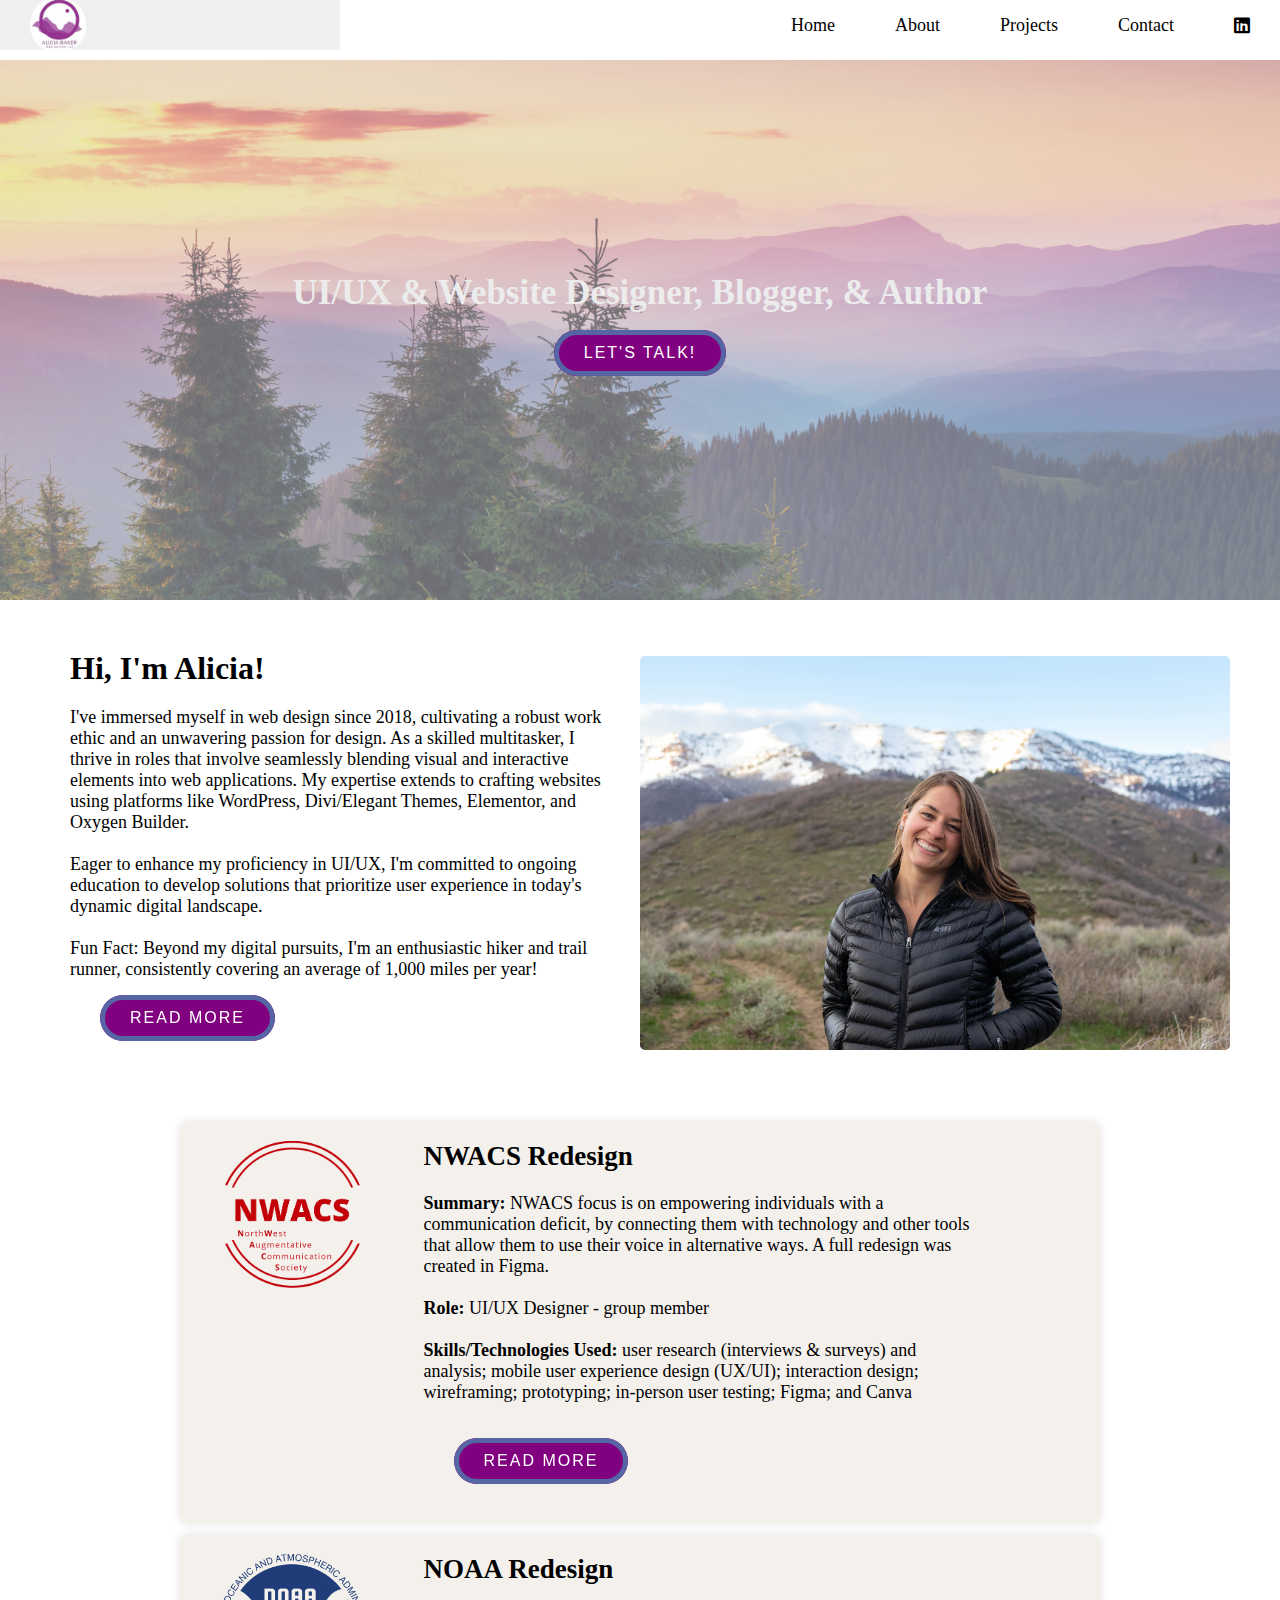
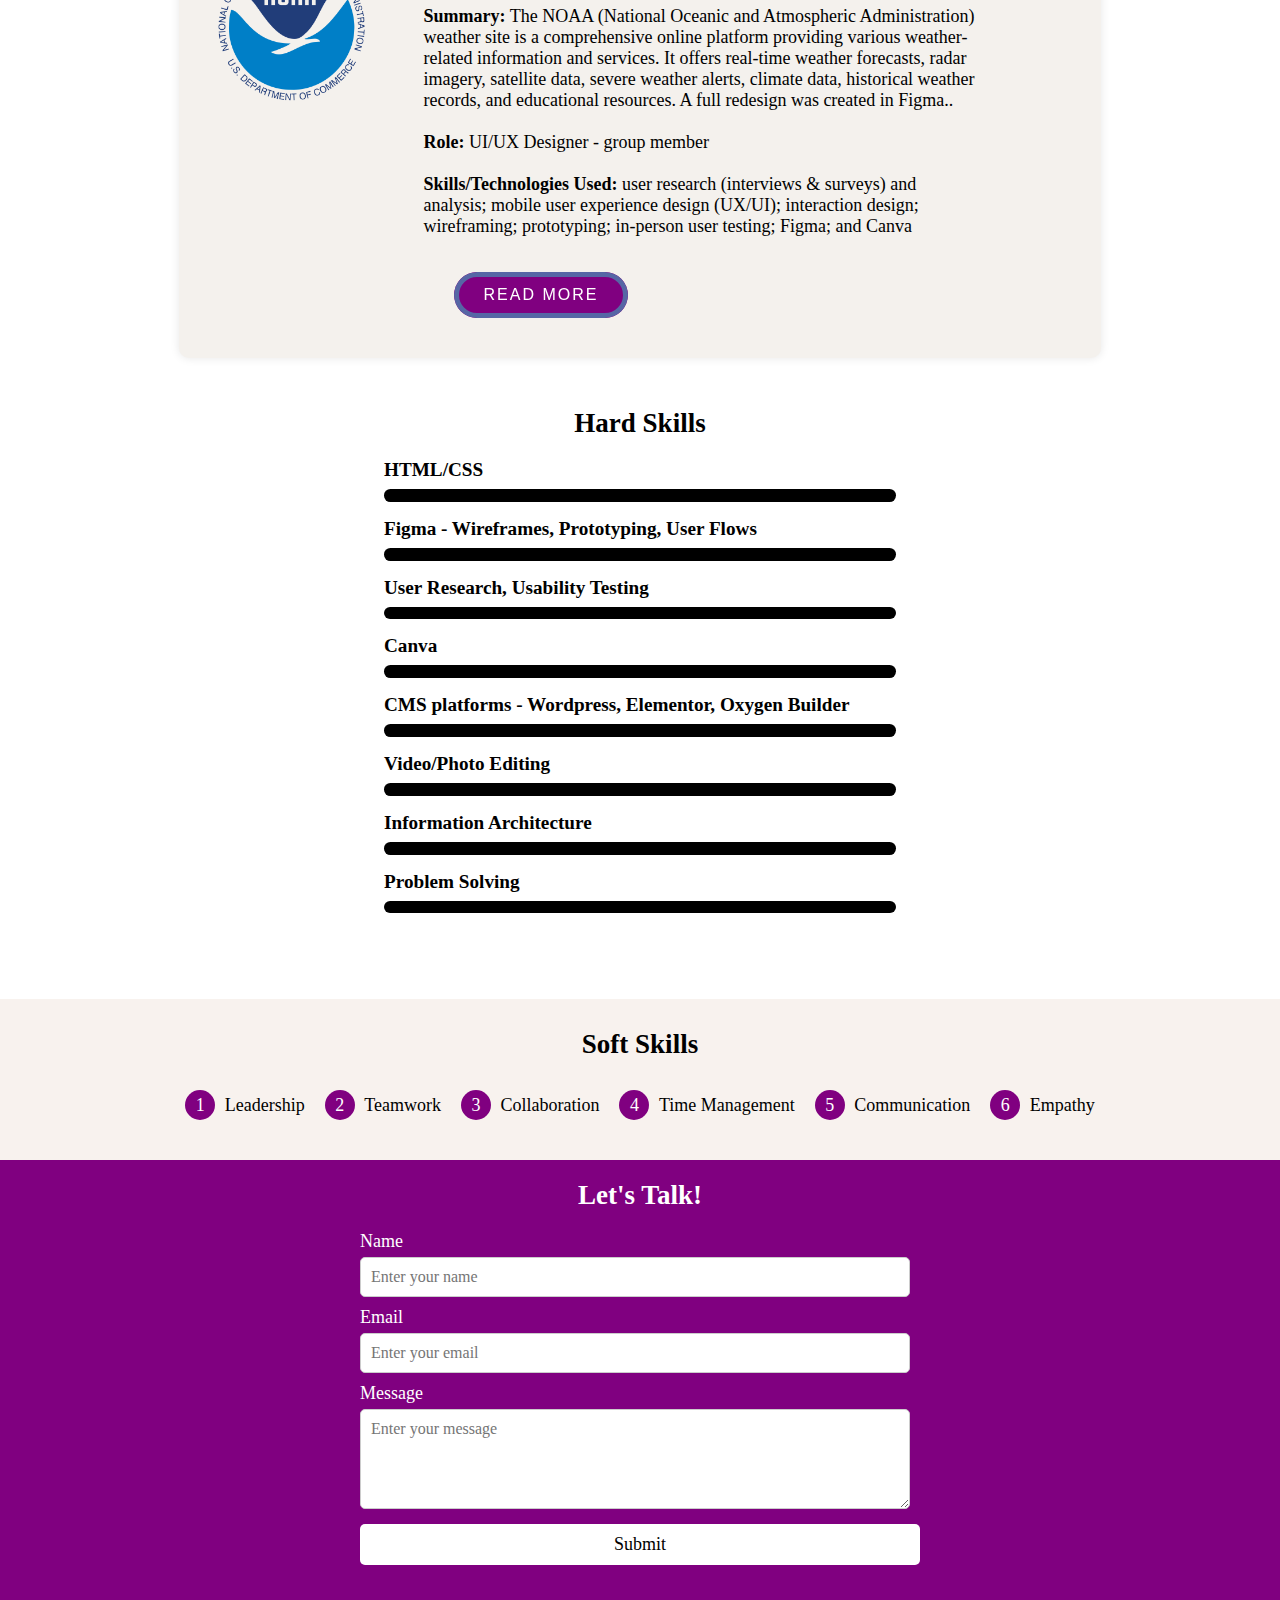
<file: index.html>
<!DOCTYPE html>
<html>
<head>
  <meta name="viewport" content="width=device-width, initial-scale=1.0">
  <link href="css/style.css" type="text/css" rel="stylesheet"> 
  <link href="css/index.css" type="text/css" rel="stylesheet">
  <link rel="stylesheet" href="https://cdnjs.cloudflare.com/ajax/libs/font-awesome/6.0.0-beta3/css/all.min.css">

</head>
<body>
<!-- NAV/HERO SECTION--> 
  <header class="header-main">
    
    <!-- MOBILE MENU -->
    <nav>
      <ul class="sidebar">
        <li onclick=hideSidebar()><a href="#"><svg xmlns="http://www.w3.org/2000/svg" height="26" viewBox="0 96 960 960" width="26"><path d="m249 849-42-42 231-231-231-231 42-42 231 231 231-231 42 42-231 231 231 231-42 42-231-231-231 231Z"/></svg></a></li>
        <li><a href="#">Home</a></li>
        <li><a href="#">About</a></li>
        <li><a href="https://akb286.github.io/UX_UI_HW_20/">Projects</a></li>
        <li><a href="#">Contact</a></li>
        <li><a href="https://www.linkedin.com/in/alicia-baker/" class="social-icon"><i class="fab fa-linkedin"></i></a></li>

      </ul>
      <!-- REG MENU -->
      <ul>
        <li><a href="#"><img src="images/ab-logo-circle.png" alt="Logo" width="20%"></a></li>
        <li class="hideOnMobile"><a href="#">Home</a></li>
        <li class="hideOnMobile"><a href="#">About</a></li>
        <li class="hideOnMobile"><a href="https://akb286.github.io/UX_UI_HW_20/">Projects</a></li>
        <li class="hideOnMobile"><a href="#">Contact</a></li>
        <li><a href="https://www.linkedin.com/in/alicia-baker/" class="social-icon"><i class="fab fa-linkedin"></i></a></li>

        <li class="menu-button" onclick=showSidebar()><a href="#"><svg xmlns="http://www.w3.org/2000/svg" height="26" viewBox="0 96 960 960" width="26"><path d="M120 816v-60h720v60H120Zm0-210v-60h720v60H120Zm0-210v-60h720v60H120Z"/></svg></a></li>
      </ul>
    </nav>
  
      <!-- HERO IMAGE -->
      <main>
        <div class="main-intro">
          <div class="overlay"></div>
          <h1>UI/UX & Website Designer, Blogger, & Author</h1>
          <!-- <a href="#" class="btn-5">Let's Talk</a> -->
          <button class="cta-button hover">Let's Talk!</button>

        </div>
      </header>
<!-- ABOUT SECTION--> 
<div class="home-page"></div>
        <div class="container-about">
          <section class="text-and-image">
            <div class="text">
              <h2>Hi, I'm Alicia!</h2>
              <p>I've immersed myself in web design since 2018, cultivating a robust work ethic and an unwavering passion for design. As a skilled multitasker, I thrive in roles that involve seamlessly blending visual and interactive elements into web applications. My expertise extends to crafting websites using platforms like WordPress, Divi/Elegant Themes, Elementor, and Oxygen Builder.<br>

                <br>Eager to enhance my proficiency in UI/UX, I'm committed to ongoing education to develop solutions that prioritize user experience in today's dynamic digital landscape.<br>
                
                <br>Fun Fact: Beyond my digital pursuits, I'm an enthusiastic hiker and trail runner, consistently covering an average of 1,000 miles per year!<br></p>
                <a href="about.html" class="learn-button">Read More</a>
              </div>
          
            <div class="image">
              <img src="images/alicia.jpg" alt="Alicia"> 
            </div>
          </section>
        </div>


<!-- CASE STUDIES SECTION--> 
      <div class="container-cs">
        <div class="card">
          <div class="card-image"><img src="images/nwacs.png" alt="NWACS"></div> 
          <div class="content">
            <h2>NWACS Redesign</h2>
            <p><br><b>Summary:</b> NWACS focus is on empowering individuals with a communication deficit, by connecting them with technology and other tools that allow them to use their voice in alternative ways. A full redesign was created in Figma.</b><br>
    <br><b>Role:</b> UI/UX Designer - group member<br>
    <br><b>Skills/Technologies Used:</b> user research (interviews & surveys) and analysis; mobile user experience design (UX/UI); interaction design; wireframing; prototyping; in-person user testing; Figma; and Canva<br></p>
            <a href="https://akb286.github.io/UX_UI_HW_20/" class="purple-button">Read More</a>
          </div>
        </div>
      </div>


      <div class="container-cs">
        <div class="card">
          <div class="card-image"><img src="images/noaa.png" alt="NOAA"></div>
          <div class="content">
            <h2>NOAA Redesign</h2>
            <p><br><b>Summary:</b> The NOAA (National Oceanic and Atmospheric Administration) weather site is a comprehensive online platform providing various weather-related information and services. It offers real-time weather forecasts, radar imagery, satellite data, severe weather alerts, climate data, historical weather records, and educational resources. A full redesign was created in Figma..</b><br>
    <br><b>Role:</b> UI/UX Designer - group member<br>
    <br><b>Skills/Technologies Used:</b> user research (interviews & surveys) and analysis; mobile user experience design (UX/UI); interaction design; wireframing; prototyping; in-person user testing; Figma; and Canva<br></p>
            <a href="case-study-2.html" class="purple-button">Read More</a>
          </div>
        </div>
      </div>
  
</div>

<!-- HARD SKILLS SECTION--> 
<div class="container-bars">
<h2 class="skills-title">Hard Skills</h2>
<div class="container-skills">

  <div class="container">
    <div class="progress-columns">
      <div class="progress-column">
        <div class="progress-wrapper">
          <h2 class="progress-title">HTML/CSS</h2>
          <div class="progress-container">
            <div class="progress"></div>
          </div>
        </div>
        <div class="progress-wrapper">
          <h2 class="progress-title">Figma - Wireframes, Prototyping, User Flows</h2>
          <div class="progress-container">
            <div class="progress"></div>
          </div>
        </div>
        <div class="progress-wrapper">
          <h2 class="progress-title">User Research, Usability Testing</h2>
          <div class="progress-container">
            <div class="progress"></div>
          </div>
        </div>
        <div class="progress-wrapper">
          <h2 class="progress-title">Canva</h2>
          <div class="progress-container">
            <div class="progress"></div>
          </div>
        </div>
      </div>
      <div class="progress-column">
        <div class="progress-wrapper">
          <h2 class="progress-title">CMS platforms - Wordpress, Elementor, Oxygen Builder</h2>
          <div class="progress-container">
            <div class="progress"></div>
          </div>
        </div>
        <div class="progress-wrapper">
          <h2 class="progress-title">Video/Photo Editing</h2>
          <div class="progress-container">
            <div class="progress"></div>
          </div>
        </div>
        <div class="progress-wrapper">
          <h2 class="progress-title">Information Architecture</h2>
          <div class="progress-container">
            <div class="progress"></div>
          </div>
        </div>
        <div class="progress-wrapper">
          <h2 class="progress-title">Problem Solving</h2>
          <div class="progress-container">
            <div class="progress"></div>
          </div>
        </div>
      </div>
    </div>
  </div>
  
    </div>
  </div>
</div>

<!-- SOFT SKILLS SECTION--> 

<section class="skills-section">
  <h2>Soft Skills</h2>
  <div class="skills-container">
      <div class="skill">
          <span class="skill-number">1</span>
          <span class="skill-name">Leadership</span>
      </div>
      <div class="skill">
          <span class="skill-number">2</span>
          <span class="skill-name">Teamwork</span>
      </div>
      <div class="skill">
          <span class="skill-number">3</span>
          <span class="skill-name">Collaboration</span>
      </div>
      <div class="skill">
          <span class="skill-number">4</span>
          <span class="skill-name">Time Management</span>
      </div>
      <div class="skill">
          <span class="skill-number">5</span>
          <span class="skill-name">Communication</span>
      </div>
      <div class="skill">
          <span class="skill-number">6</span>
          <span class="skill-name">Empathy</span>
      </div>
  </div>
</section>
</main>

<!-- FORM SECTION--> 
<div class="form-container">
  <h2 class="form-title">Let's Talk!</h2>
  <form class="full-width-form">
    <label for="name">Name</label>
    <input type="text" id="name" name="name" placeholder="Enter your name">

    <label for="email">Email</label>
    <input type="email" id="email" name="email" placeholder="Enter your email">

    <label for="message">Message</label>
    <textarea id="message" name="message" placeholder="Enter your message"></textarea>

    <button type="submit">Submit</button>
  </form>
</div>
</div>

<script src="https://ajax.googleapis.com/ajax/libs/jquery/3.7.1/jquery.min.js"></script>
<script src="index.js"></script>
</body>
</html>
</file>
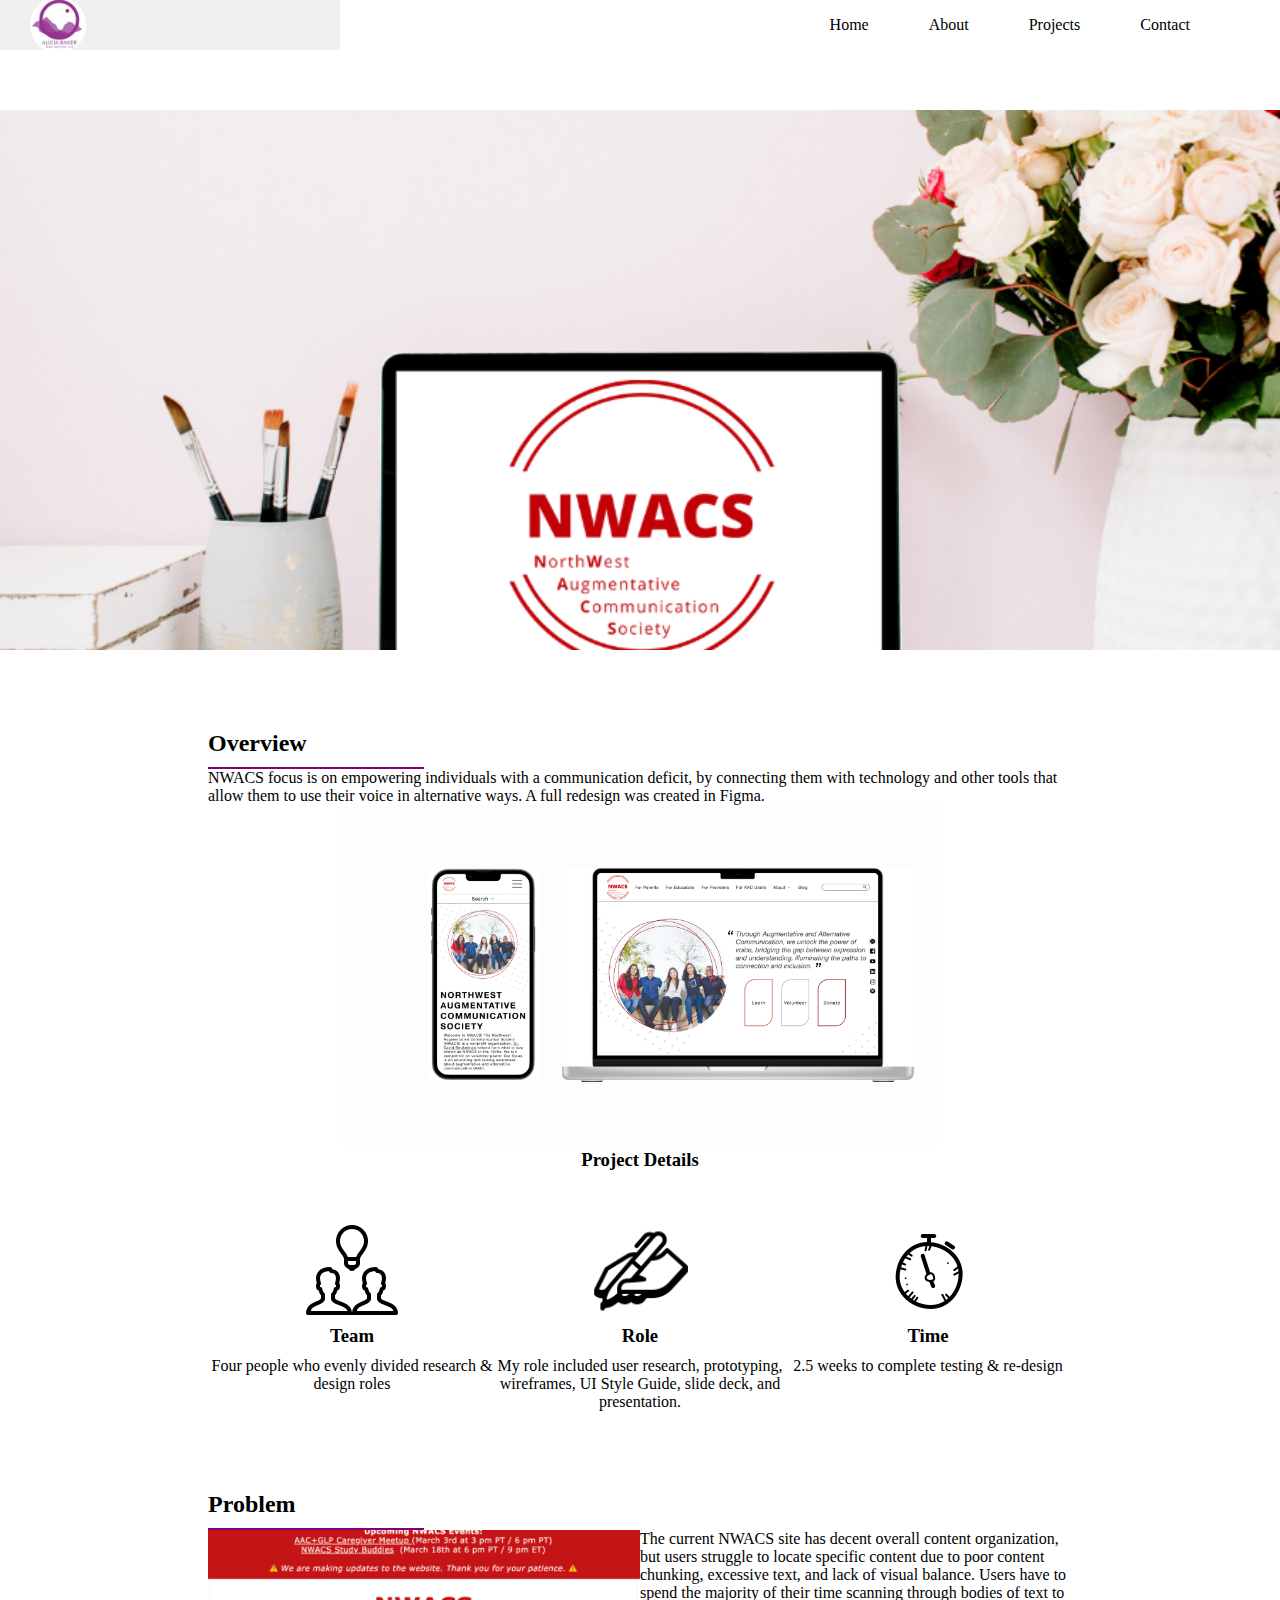
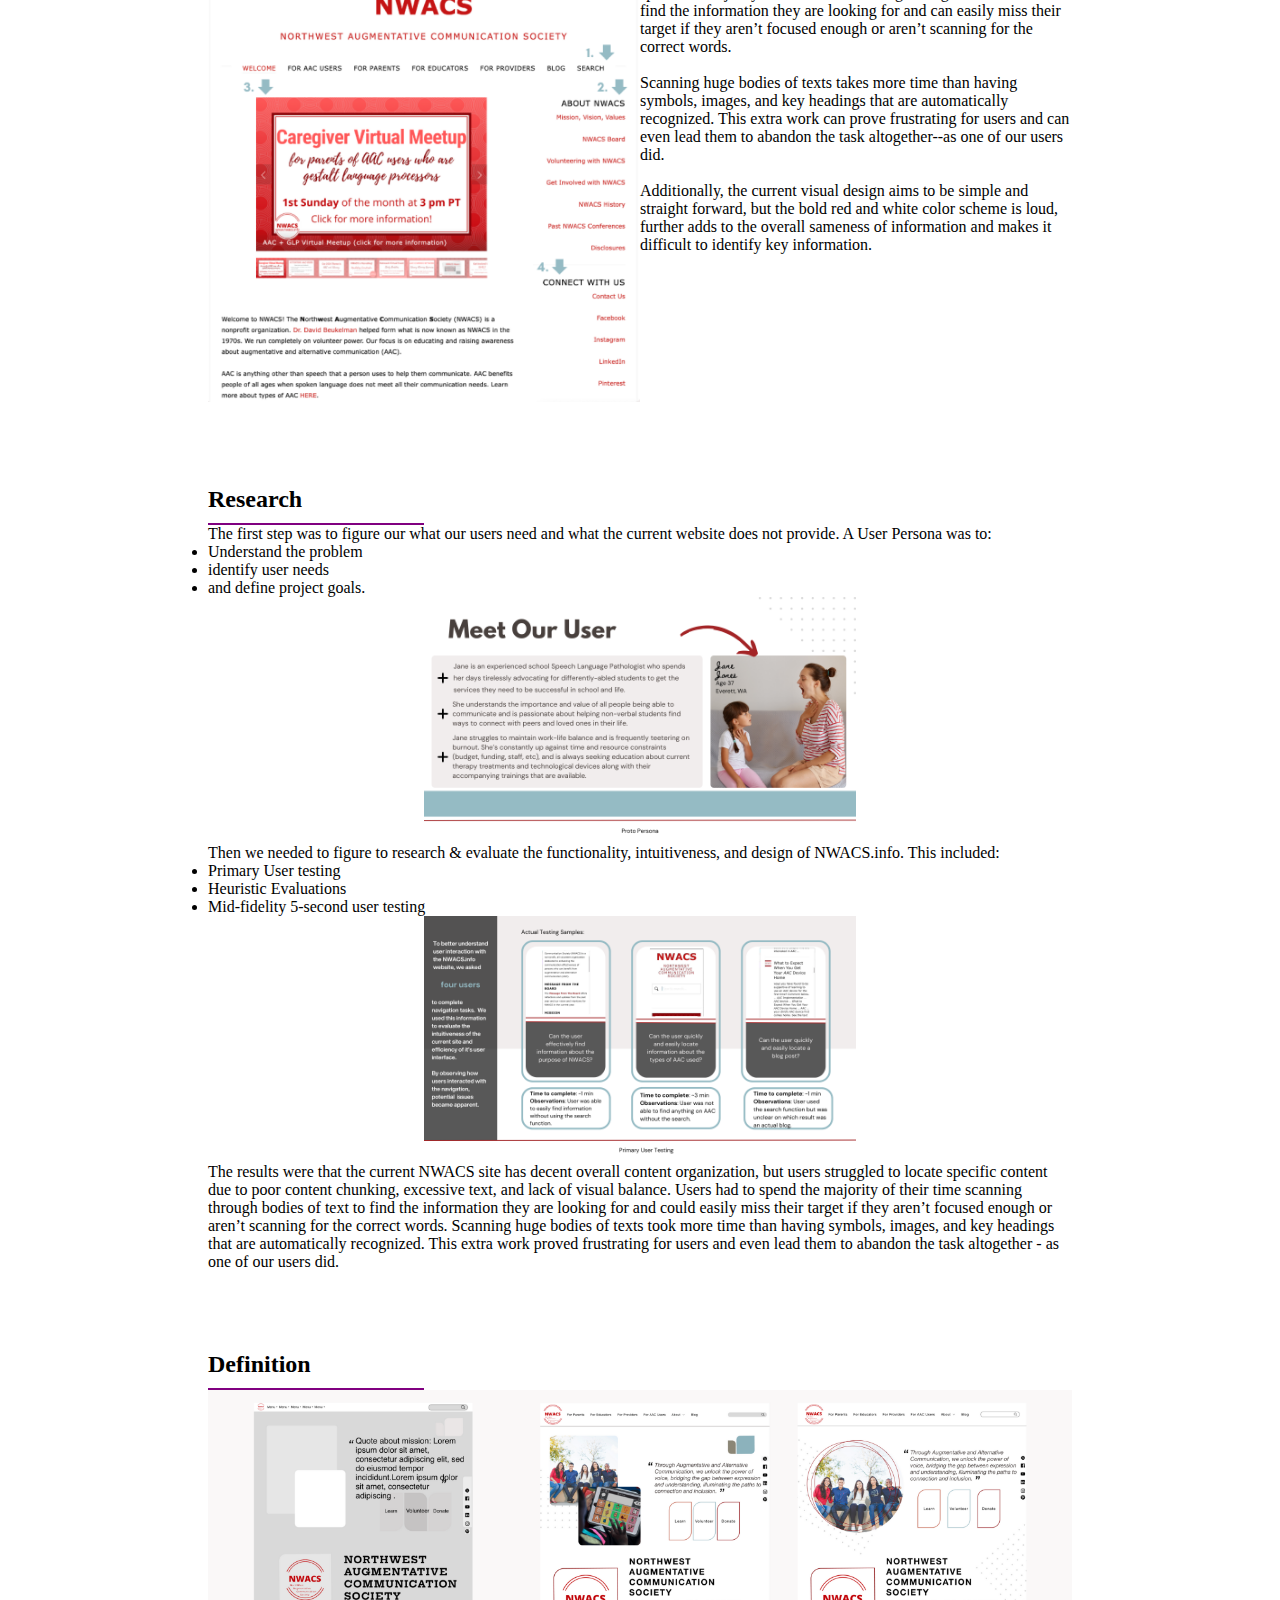
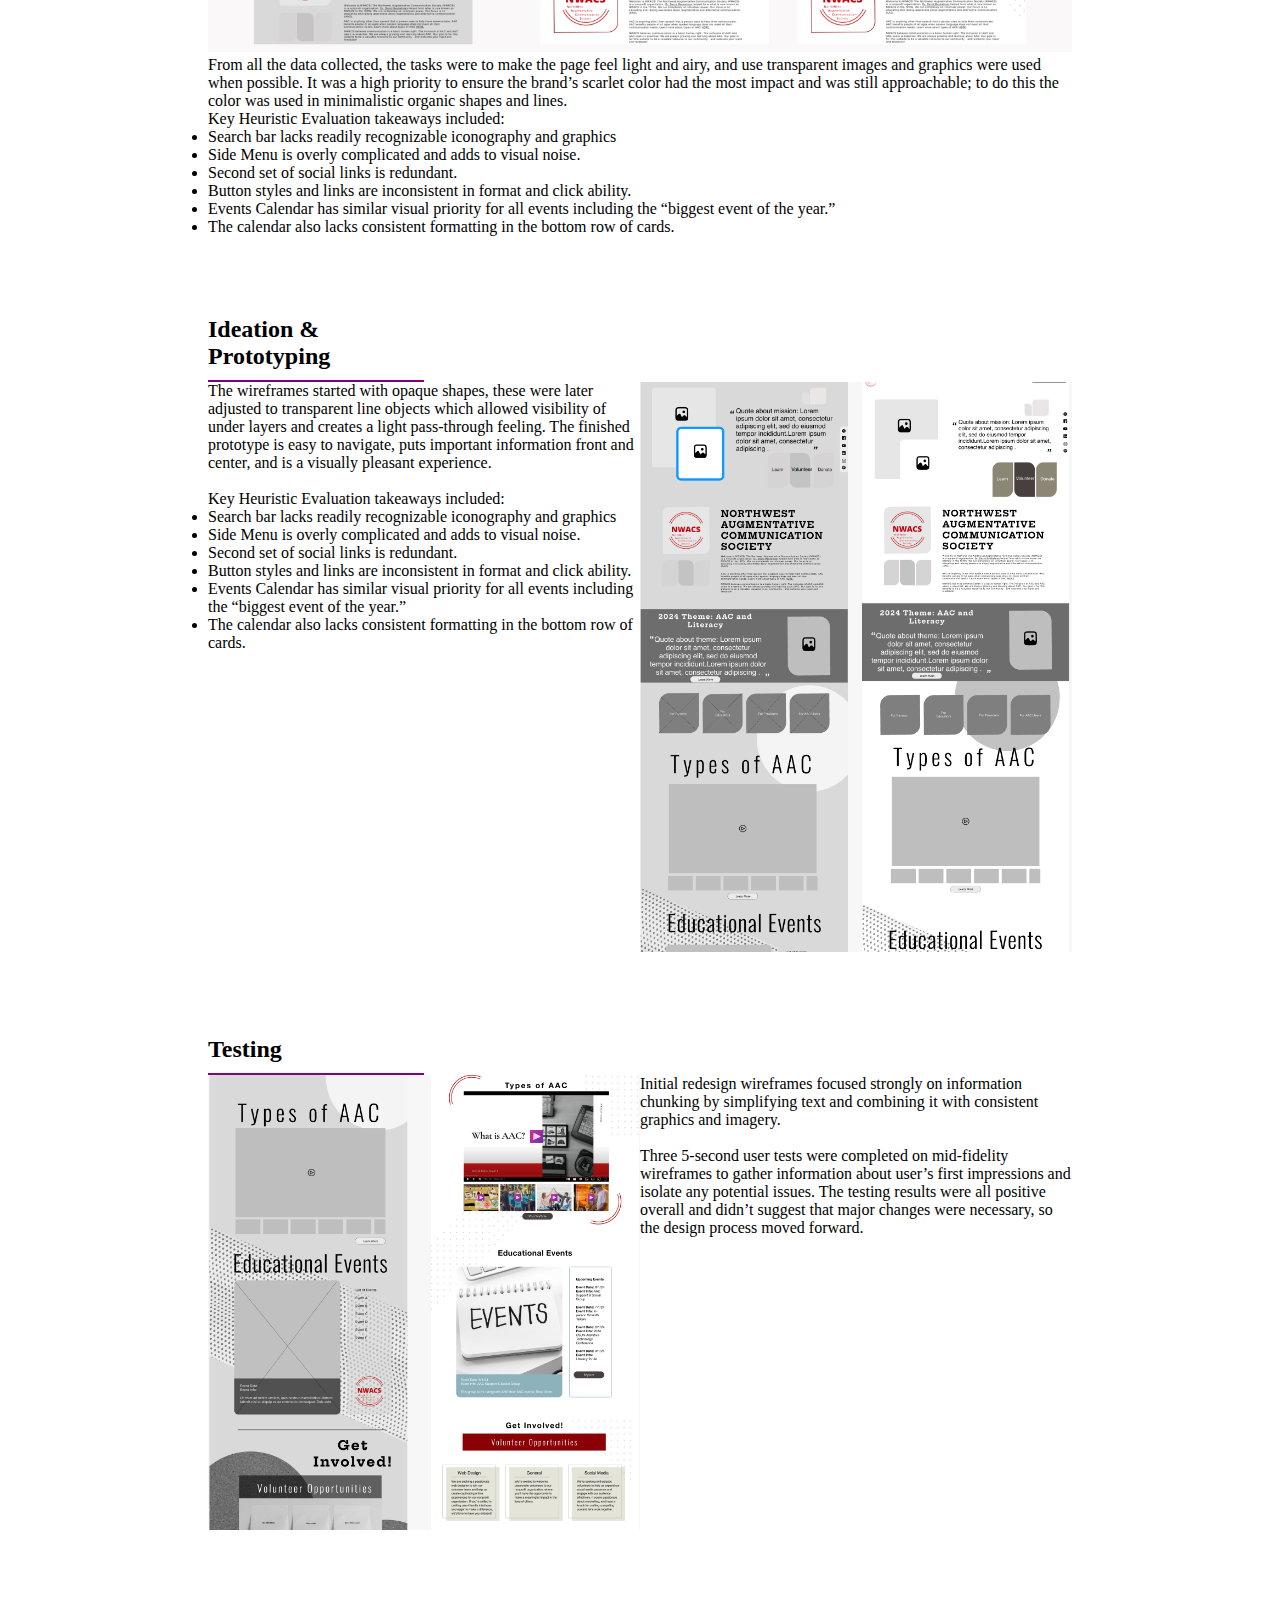
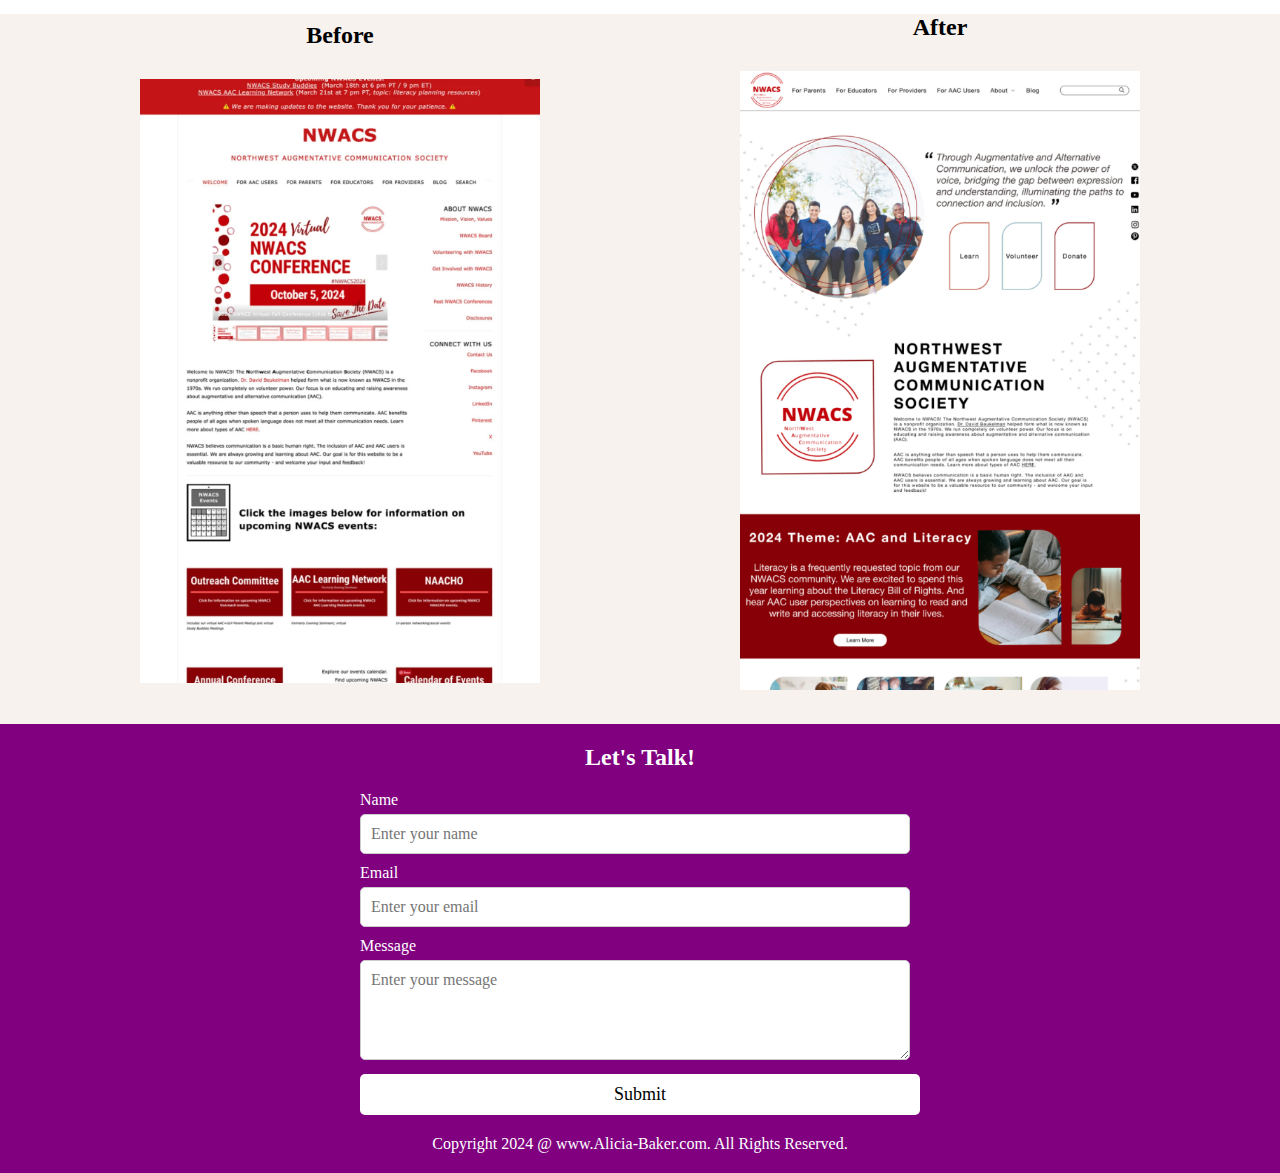
<file: case-study-1.html>
<!DOCTYPE html>
<html>
<head>
  <meta charset="UTF-8">
  <meta name="viewport" content="width=device-width, initial-scale=1.0">
  <link href="css/style.css" type="text/css" rel="stylesheet"> 
  <link href="css/nwacs.css" type="text/css" rel="stylesheet">
</head>

<body>

<!-- NAV/HERO SECTION--> 
<header class="header-main">

   <!-- MOBILE MENU -->
   <nav>
    <ul class="sidebar">
      <li onclick=hideSidebar()><a href="#"><svg xmlns="http://www.w3.org/2000/svg" height="26" viewBox="0 96 960 960" width="26"><path d="m249 849-42-42 231-231-231-231 42-42 231 231 231-231 42 42-231 231 231 231-42 42-231-231-231 231Z"/></svg></a></li>
      <li><a href="index.html">Home</a></li>
      <li><a href="#">About</a></li>
      <li><a href="case-study-1.html">Projects</a></li>
      <li><a href="#">Contact</a></li>
      <li><a href="https://www.linkedin.com/in/alicia-baker/" class="social-icon"><i class="fab fa-linkedin"></i></a></li>

    </ul>
    <!-- REG MENU -->
    <ul>
      <li><a href="#"><img src="images/ab-logo-circle.png" alt="Logo" width="20%"></a></li>
      <li class="hideOnMobile"><a href="index.html">Home</a></li>
      <li class="hideOnMobile"><a href="#">About</a></li>
      <li class="hideOnMobile"><a href="case-study-1.html">Projects</a></li>
      <li class="hideOnMobile"><a href="#">Contact</a></li>
      <li><a href="https://www.linkedin.com/in/alicia-baker/" class="social-icon"><i class="fab fa-linkedin"></i></a></li>

      <li class="menu-button" onclick=showSidebar()><a href="#"><svg xmlns="http://www.w3.org/2000/svg" height="26" viewBox="0 96 960 960" width="26"><path d="M120 816v-60h720v60H120Zm0-210v-60h720v60H120Zm0-210v-60h720v60H120Z"/></svg></a></li>
    </ul>
  </nav>
</header>

<!-- HERO IMAGE -->
<main>
  <div class="main-intro">
    <div class="overlay"></div>
  </div>

<!-- OVERVIEW SECTION--> 
<div class="home-page">
  <div class="problem-section">
  
    <h2>Overview</h2>
    <p>NWACS focus is on empowering individuals with a communication deficit, by connecting them with technology and
      other tools that allow them to use their voice in alternative ways. A full redesign was created in Figma.</p>
      <div class="text-with-image">
        <img src="images/nwacs-overview.png" alt="Overview" style="width: 70%;">
      </div>
      <h3 class="team-title">Project Details</h3>
      <div class="container">
        <div class="column">
          <img src="images/icons8-team-100.png" alt="Icon 1">
          <h3>Team</h3>
          <p>Four people who evenly divided research & design roles</p>
        </div>
      
        <div class="column">
          <img src="images/icons8-write-96.png" alt="Icon 2">
          <h3>Role</h3>
          <p>My role included user research, prototyping, wireframes, UI Style Guide, slide deck, and presentation.</p>
        </div>
      
        <div class="column">
          <img src="images/icons8-time-100.png" alt="Icon 3">
          <h3>Time</h3>
          <p>2.5 weeks to complete testing & re-design</p>
        </div>
      </div>

  </div>

  <!-- PROBLEM SECTION -->
<section class="problem-section">
  <h2>Problem</h2>
  <div class="centered-columns">
    <div class="column-image">
      <img src="images/nwacs-heuristics.png" alt="Heuristics" style="width: 100%;">
    </div>
    <div class="column-text">
      <p>The current NWACS site has decent overall content organization, but users struggle to locate specific content due to poor content chunking, excessive text, and lack of visual balance.  Users have to spend the majority of their time scanning through bodies of text to find the information they are looking for and can easily miss their target if they aren’t focused enough or aren’t scanning for the correct words.</br>

      </br>Scanning huge bodies of texts takes more time than having symbols, images, and key headings that are automatically recognized.  This extra work can prove frustrating for users and can even lead them to abandon the task altogether--as one of our users did.</br>
        
    </br>Additionally, the current visual design aims to be simple and straight forward, but the bold red and white color scheme is loud, further adds to the overall sameness of information and makes it difficult to identify key information.</p>
    </div>
  </div>
</section>

<!-- RESEARCH PROCESS -->
<section class="problem-section">
  <h2>Research</h2>
  <div class="text-only">
    <p>The first step was to figure our what our users need and what the current website does not provide. A User Persona was to:</p>
    <ul>
      <li>Understand the problem</li>
      <li>identify user needs</li>
      <li>and define project goals.</li>
    </ul>
    <div class="text-with-image">
      <img src="images/4.png" alt="Proto Persona" style="width: 50%;">
    </div>
    <p>Then we needed to figure to research & evaluate the functionality, intuitiveness, and design of NWACS.info. This
      included:</p>
    <ul>
      <li>Primary User testing</li>
      <li>Heuristic Evaluations</li>
      <li>Mid-fidelity 5-second user testing</li>
    </ul>
    <div class="text-with-image">
      <img src="images/6.png" alt="Proto Persona" style="width: 50%;">
    </div>

    <p>The results were that the current NWACS site has decent overall content organization, but users struggled to
      locate specific content
      due to poor content chunking, excessive text, and lack of visual balance. Users had to spend the majority of
      their time scanning through bodies of text to find the information they are looking for and could easily miss
      their target if they aren’t focused enough or aren’t scanning for the correct words. Scanning huge bodies of
      texts took more time than having symbols, images, and key headings that are automatically recognized. This extra
      work proved frustrating for users and even lead them to abandon the task altogether - as one of our users did.
    </p>
  </div>
</section>

<!-- DEFINITION PROCESS -->
<section class="problem-section">
  <h2>Definition</h2>
  <div class="text-with-image">
    <img src="images/nwacs-3step-hero.png" alt="Hero 3 Steps">
  </div>
  <p>From all the data collected, the tasks were to make the page feel light and airy, and use transparent images and
    graphics were used when possible. It was a high priority to ensure the brand’s scarlet color had the most impact and
    was still approachable; to do this the color was used in minimalistic organic shapes and lines.</br>

  <p>Key Heuristic Evaluation takeaways included:</p>
  <ul>
    <li>Search bar lacks readily recognizable iconography and graphics</li>
    <li>Side Menu is overly complicated and adds to visual noise.</li>
    <li>Second set of social links is redundant.</li>
    <li>Button styles and links are inconsistent in format and click ability.</li>
    <li>Events Calendar has similar visual priority for all events including the “biggest event of the year.”</li>
    <li>The calendar also lacks consistent formatting in the bottom row of cards.</li>
  </ul>
</section>

<!-- IDEATION PROCESS -->
<section class="problem-section">
  <h2>Ideation & Prototyping</h2>
  <div class="centered-columns">
    <div class="column-text">
      <p>The wireframes started with opaque shapes, these were later adjusted to transparent line objects which allowed
        visibility of under layers and creates a light pass-through feeling. The finished prototype is easy to navigate,
        puts important information front and center, and is a visually pleasant experience.</p></br>
      <p>Key Heuristic Evaluation takeaways included:</p>
      <ul>
        <li>Search bar lacks readily recognizable iconography and graphics</li>
        <li>Side Menu is overly complicated and adds to visual noise.</li>
        <li>Second set of social links is redundant.</li>
        <li>Button styles and links are inconsistent in format and click ability.</li>
        <li>Events Calendar has similar visual priority for all events including the “biggest event of the year.”</li>
        <li>The calendar also lacks consistent formatting in the bottom row of cards.</li>

      </ul>
    </div>
    <div class="column-image">
      <img src="images/ideation-process.png" alt="Heuristics" style="width: 100%;">
    </div>
  </div>
</section>



<!-- TESTING PROCESS -->
<section class="problem-section">
  <h2>Testing</h2>
  <div class="centered-columns">
    <div class="column-image">
      <img src="images/testing-nwacs.png" alt="Heuristics" style="width: 100%;">
    </div>
    <div class="column-text">
      <p>Initial redesign wireframes focused strongly on information chunking by simplifying text and combining it with
        consistent graphics and imagery.</br>

        </br>Three 5-second user tests were completed on mid-fidelity wireframes to gather information about user’s
        first impressions and isolate any potential issues. The testing results were all positive overall and didn’t
        suggest that major changes were necessary, so the design process moved forward.</p>
    </div>
    
  </div>
</section>
</div> <!-- last home page div KEEP!-> 


<!-- BEFORE & AFTER -->

<section class="image-section">
  <div class="image-container">
    <h2>Before</h2>
    <img src="images/before-nwacs.png" alt="Before">
  </div>
  <div class="image-container">
    <h2>After</h2>
    <img src="images/after-nwacs.png" alt="After">
  </div>
</section>



<!-- FORM SECTION--> 
<div class="form-container">
  <h2 class="form-title">Let's Talk!</h2>
  <form class="full-width-form">
    <label for="name">Name</label>
    <input type="text" id="name" name="name" placeholder="Enter your name">

    <label for="email">Email</label>
    <input type="email" id="email" name="email" placeholder="Enter your email">

    <label for="message">Message</label>
    <textarea id="message" name="message" placeholder="Enter your message"></textarea>

    <button type="submit">Submit</button>
  </form>
  <p class="copyright">
    Copyright 2024 @ www.Alicia-Baker.com. All Rights Reserved.</p>
</div>
</div>

<!-- MENU FUNCTION -->
<script>
  function showSidebar(){
    const sidebar = document.querySelector('.sidebar')
    sidebar.style.display = 'flex'
  }
  function hideSidebar(){
    const sidebar = document.querySelector('.sidebar')
    sidebar.style.display = 'none'
  }
</script>
</body>
</html>
</file>
<file: css/style.css>
/* ENTIRE SITE */
body {
  background-color: white;
  font-family: 'Montserrat';font-size: 16px;
}

.home-page {
  width: 80%;
  margin: 0 auto; 
  text-align: center; 
}


/* NAVBAR SECTION */ 
*{
  margin: 0;
  padding: 0;
}
body{
  min-height: 50vh;
  font-family: 'Segoe UI', Tahoma, Geneva, Verdana, sans-serif;
}
nav{
  background-color: white;
}
nav ul{
  width: 100%;
  list-style: none;
  display: flex;
  justify-content: flex-end;
  align-items: center;
}
nav li{
  height: 50px;
}
nav a{
  height: 100%;
  padding: 0 30px;
  text-decoration: none;
  display: flex;
  align-items: center;
  color: black;
}
nav a:hover{
  background-color: #f0f0f0;
}

nav li:first-child{
  margin-right: auto;
}
.sidebar{
  position: fixed;
  top: 0; 
  right: 0;
  height: 100%;
  width: 250px;
  background-color: white;
  backdrop-filter: blur(12px);
  list-style: none;
  display: none;
  flex-direction: column;
  align-items: flex-start;
  justify-content: flex-start;
  z-index: 999;
}
.sidebar li{
  width: 100%;
}
.sidebar a{
  width: 100%;
}
.menu-button{
  display: none;
}
@media(max-width: 800px){
  .hideOnMobile{
    display: none;
  }
  .menu-button{
    display: block;
  }
}
@media(max-width: 400px){
  .sidebar{
    width: 100%;
    
  }

}

/* ABOUT ME SECTION */
.container-about {
  max-width: 1200px; 
  margin: 0 auto;
  padding: 0 50px; 
}

.text-and-image {
  display: grid;
  grid-template-columns: 1fr  1fr;
  align-items: center;
  padding: 50px 0;
}

.text {
  flex: 1;
  padding: 0 20px;
  font-family: 'Montserrat';font-size: 18px;
}

.text h2 {
  margin-bottom: 20px;
  font-family: 'Montserrat';font-size: 32px;
}

.image {
  flex: 1;
  text-align: center;
}

.image img {
  max-width: 100%;
  height: auto;
  border-radius: 5px;
}

.learn-more {
  display: block;
  margin: 20px auto;
  padding: 10px 20px;
  background-color: purple;
  color: white;
  border: none;
  border-radius: 5px;
  cursor: pointer;
  transition: background-color 0.3s ease;
}

.learn-button {
  font-family: 'Raleway', Arial, sans-serif;
  border: none;
  background-color: purple;
  border-radius: 5px;
  text-decoration: none;
  color: #ffffff;
  cursor: pointer;
  padding: 0px 30px;
  display: inline-block;
  margin: 15px 30px;
  text-transform: uppercase;
  line-height: 46px;
  font-weight: 400;
  font-size: 1em;
  outline: none;
  position: relative;
  overflow: hidden;
  font-size: 16px;
  border-radius: 23px;
  letter-spacing: 2px;
  -webkit-transform: translateZ(0);
  -webkit-transition: all 0.35s ease;
  transition: all 0.35s ease;
  -webkit-box-sizing: border-box;
  box-sizing: border-box;
}
.learn-button:before {
  opacity: 0;
  content: "";
  position: absolute;
  top: 0px;
  bottom: 0px;
  left: 0px;
  right: 0px;
  border-radius: inherit;
  background-color: #ffffff;
  -webkit-transition: all 0.3s;
  transition: all 0.3s;
  -webkit-transform: translateY(100%);
  transform: translateY(100%);
}
.learn-button:after {
  position: absolute;
  top: 0px;
  bottom: 0px;
  left: 0px;
  right: 0px;
  border: 5px solid #5666a5;
  content: '';
  border-radius: inherit;
}
.learn-button:hover,
.learn-button.hover {
  background-color: #a5668b;
  color: #ffffff;
}
.learn-button:hover:before,
.learn-button.hover:before {
  -webkit-transform: translateY(0%);
  transform: translateY(0%);
  opacity: 0.25;
}


@media only screen and (max-width: 600px) {
  .text-and-image {
    grid-template-columns: 1fr;
}
  .learn-button {
    margin: 10px;
  }
}

/* PROJECTS SECTION */
.container-cs {
  max-width: 80%;
  margin: 0 auto;
  padding: 0 20px; 
}

.card {
  display: flex;
  flex-direction: column; /* Stack elements vertically on mobile */
  width: 100%;
  background-color: #F4F1ED;
  border-radius: 10px;
  box-shadow: 0 0 10px rgba(0, 0, 0, 0.1);
  overflow: hidden;
  margin-bottom: 40px; 
}

.card img {
  width: 80%; /* Allow the image to fill its container */
  max-width: 100%; /* Ensure the image doesn't overflow its container */
  height: auto;
  display: grid; /* centers image w justified content below*/
  justify-content: center;
  margin: 0 auto; /* centers image when using display block */
}

.content {
  padding: 20px;
}

.content h2 {
  margin-top: 0;
}

.content p {
  margin-bottom: 20px;
}

.purple-button {
  font-family: 'Raleway', Arial, sans-serif;
  border: none;
  background-color: purple;
  border-radius: 5px;
  text-decoration: none;
  color: #ffffff;
  cursor: pointer;
  padding: 0px 30px;
  display: inline-block;
  margin: 15px 30px;
  text-transform: uppercase;
  line-height: 46px;
  font-weight: 400;
  font-size: 1em;
  outline: none;
  position: relative;
  overflow: hidden;
  font-size: 16px;
  border-radius: 23px;
  letter-spacing: 2px;
  -webkit-transform: translateZ(0);
  -webkit-transition: all 0.35s ease;
  transition: all 0.35s ease;
  -webkit-box-sizing: border-box;
  box-sizing: border-box;
}
.purple-button:before {
  opacity: 0;
  content: "";
  position: absolute;
  top: 0px;
  bottom: 0px;
  left: 0px;
  right: 0px;
  border-radius: inherit;
  background-color: #ffffff;
  -webkit-transition: all 0.3s;
  transition: all 0.3s;
  -webkit-transform: translateY(100%);
  transform: translateY(100%);
}
.purple-button:after {
  position: absolute;
  top: 0px;
  bottom: 0px;
  left: 0px;
  right: 0px;
  border: 5px solid #5666a5;
  content: '';
  border-radius: inherit;
}
.purple-button:hover,
.purple-button.hover {
  background-color: #a5668b;
  color: #ffffff;
}
.purple-button:hover:before,
.purple-button.hover:before {
  -webkit-transform: translateY(0%);
  transform: translateY(0%);
  opacity: 0.25;
}



/* CSS for mobile responsiveness */
@media (min-width: 768px) {
  .card {
    width: 90%; /* Adjust width for smaller screens */
    margin: 10px auto; /* Center the card */
    flex-direction: row; /* Revert to row layout for larger screens */
  }

  .card-image {
    width: 20%; /* Set a fixed width for the image on larger screens */
    padding: 20px;
  }

  .content {
    width: 60%; /* Set a width for the content on larger screens */
    padding: 20px;
  }
}



/* HARD SKILLS SECTION */

.container-skills {
  display: flex;
  justify-content: center;
  margin: 0 20px;
  padding: 20px 0;

}
.skills-title {
  text-align: center;
}

.container-bars {
  margin: 50px;
}

.progress-container {
  height: 0.8rem;
  width: 32rem;
  border-radius: 0.4rem;
  background: #000;
  margin-bottom: 1rem; /* Add margin-bottom for spacing between progress bars */
}

.progress-container .progress {
  height: 100%;
  width: 0;
  border-radius: 0.4rem;

  background: purple;

  transition: width 0.4s ease;
}
.progress-wrapper {
  margin-bottom: 1rem; /* Add margin-bottom for spacing between progress bars */
}

.progress-title {
  font-size: 1.2rem; /* Adjust font size as needed */
  margin-bottom: 0.5rem; /* Add margin between title and progress bar */
}
.animate-progress {
  transition: width 0.4s ease;
}

@media only screen and (min-width: 600px) {
  .progress-columns {
    flex-direction: row; /* Revert to row layout for screens wider than 600px */
  }
}


/* SOFT SKILLS SECTION */
.skills-section {
  text-align: center;
  font-family: 'Montserrat';
  font-size: 18px;
  background-color: #f8f2ee;
  padding: 30px; /* Reduce padding for smaller screens */
}

.skills-container {
  display: flex;
  flex-wrap: wrap; /* Allow skills to wrap to the next line on smaller screens */
  justify-content: center;
  align-items: center;
  margin-top: 20px;
}

.skill {
  margin: 10px; /* Add some spacing between skills */
}

.skill-number {
  display: inline-block;
  width: 30px;
  height: 30px;
  background-color: purple;
  border-radius: 50%;
  color: white;
  line-height: 30px;
  text-align: center;
}

.skill-name {
  margin-left: 5px;
}

/* CSS for mobile responsiveness */
@media (max-width: 768px) {
  .skills-container {
      flex-direction: column; /* Stack skills vertically on smaller screens */
  }

  .skill {
      margin: 10px auto; /* Center each skill horizontally on smaller screens */
  }
}




/* FORM SECTION */

body {
  margin: 0;
  padding: 0;
  font-family: 'Montserrat';font-size: 18px;
}

.form-container {
  background-color: purple;
  padding: 20px;
}

.full-width-form {
  width: 100%;
  max-width: 600px; /* Set max-width to prevent form from becoming too wide */
  margin: 0 auto; /* Center the form horizontally */
  background-color: purple; /* Background color purple */
  color: white; /* Text color white */
  padding: 20px;
  box-sizing: border-box;
}

.full-width-form label {
  display: block;
  margin-bottom: 5px;
}

.full-width-form input[type="text"],
.full-width-form input[type="email"],
.full-width-form textarea {
  width: calc(100% - 10px);
  padding: 10px;
  margin-bottom: 10px;
  border: 1px solid #ccc;
  border-radius: 5px;
  box-sizing: border-box;
  background-color: #fff; /* Input background color white */
  font-family: 'Montserrat';font-size: 16px;
}

.full-width-form textarea {
  height: 100px; /* Adjust textarea height as needed */
}

.full-width-form button {
  width: 100%;
  padding: 10px;
  background-color: white;
  color: black;
  border: none;
  border-radius: 5px;
  cursor: pointer;
  transition: background-color 0.3s ease;
  font-family: 'Montserrat';font-size: 18px;
}

.full-width-form button:hover {
  background-color: #A5668B;
  color: white;
}
.form-title {
  text-align: center;
  color: white;
}
</file>
<file: css/index.css>
/* HEROSECTION - HOME PAGE */

 .main-intro {
  position: relative; /* Add position relative to the container */
  width: 100%;
  height: 60vh;
  background-color: purple;
  margin-top: 10px;
  background-image: url(../images/mountain.png);
  background-size: cover;
  background-repeat: no-repeat;
  background-position: center;
  display: flex;
  flex-direction: column; /* Stack elements vertically */
  justify-content: center;
  align-items: center;
  background-attachment: fixed;
  background-position: center;
  background-repeat: no-repeat;
}

.overlay {
  position: absolute;
  width: 100%;
  height: 60vh;
  background-color: rgba(217, 217, 217, 0.5);
}

.main-intro h1 {
  font-size: 35px;
  line-height: 45px; /* Adjust line height for better spacing */
  color: white;
  text-align: center; /* Center the text */
}


.cta-button {
  font-family: 'Raleway', Arial, sans-serif;
  border: none;
  background-color: purple;
  border-radius: 5px;
  color: #ffffff;
  cursor: pointer;
  padding: 0px 30px;
  display: inline-block;
  margin: 15px 30px;
  text-transform: uppercase;
  line-height: 46px;
  font-weight: 400;
  font-size: 1em;
  outline: none;
  position: relative;
  overflow: hidden;
  font-size: 16px;
  border-radius: 23px;
  letter-spacing: 2px;
  -webkit-transform: translateZ(0);
  -webkit-transition: all 0.35s ease;
  transition: all 0.35s ease;
  -webkit-box-sizing: border-box;
  box-sizing: border-box;
}
.cta-button:before {
  opacity: 0;
  content: "";
  position: absolute;
  top: 0px;
  bottom: 0px;
  left: 0px;
  right: 0px;
  border-radius: inherit;
  background-color: #ffffff;
  -webkit-transition: all 0.3s;
  transition: all 0.3s;
  -webkit-transform: translateY(100%);
  transform: translateY(100%);
}
.cta-button:after {
  position: absolute;
  top: 0px;
  bottom: 0px;
  left: 0px;
  right: 0px;
  border: 5px solid #5666a5;
  content: '';
  border-radius: inherit;
}
</file>
<file: css/nwacs.css>
/* HEROSECTION - NWACS */
body {
    background-color: white;
    font-family: 'Montserrat';font-size: 16px;
  }


  .home-page {
    width: 80%; /* Adjust the width as needed */
    margin: 0 auto; /* Set left and right margins to auto */
    text-align: center; /* Optionally center-align inline elements */
  }


main .main-intro {
    width: 100%;
    height: 60vh;
    background-color: purple;
    margin-top: 60px;
    background-image: url(../images/nwacs-hero.png);
    background-size: cover;
    background-repeat: no-repeat;
    background-position: center;
    display: flex;
    justify-content: center;
    align-items: center;
  }
  /* .overlay {
    position: absolute;
    width: 100%;
    height: 60vh;
    background-color: rgba(217, 217, 217, 0.5); 
  } */

  main .main-intro h1 {
    font-size: 35px;
    line-height: 106px;
    color: black;
  }
  
  main .main-into p {
    font-size: 18px;
    line-height: 30px;
    text-align: center;
    color: white;
  }
  
  
  main .main-intro a {
    font-size: 18px;
    display: block;
    background-color: purple;
    padding: 10px 20px;
    width: fit-content;
    margin-top: 30px;
    text-decoration: none;
    color: white;
  }

  .cta-button {
    position: absolute;
    left: 50%;
    top: 500px;
    transform: translate(-50%, -50%);
    background-color: purple;
    color: white;
    padding: 10px 20px;
    border: none;
    border-radius: 5px;
    cursor: pointer;
  }
  
  .cta-button:hover {
    background-color: #a5668b;
    color: white;
  }
  
  /* PROBLEM SECTION */

  .problem-section {
    text-align: left;
    margin: 80px;
  }
  
  .problem-section h2 {
    border-bottom: 2px solid purple;
    padding-bottom: 10px;
    width: 25%;
  }
  
  .centered-columns {
    display: flex;
    flex-wrap: wrap;
    justify-content: center;
    align-items: flex-start; /* Align items to the top */
  }
  
  .column-image,
  .column-text {
    flex: 1; /* Equal width columns */
  }
  
  .column-image img {
    max-width: 100%; /* Ensure images don't exceed their container */
    height: auto; /* Maintain aspect ratio */
  }
  
  /* Adjustments for smaller screens */
  @media only screen and (max-width: 768px) {
    .problem-section {
      margin: 40px;
    }
  
    .problem-section h2 {
      width: 100%;
    }
  
    .centered-columns {
      flex-direction: column; /* Stack columns vertically on small screens */
      align-items: center; /* Center items horizontally */
    }
  
    .column-image,
    .column-text {
      width: 100%; /* Set columns to full width */
      margin-bottom: 20px; /* Add some space between columns */
    }
  }
  


  /* PROJECT DETAILS */
  .container {
    display: flex;
    justify-content: center;
  }
  
  .column {
    width: 50%; /* Adjust column width as needed */
    display: inline-block;
    text-align: center;
  }
  
  .column img {
    width: 100px; /* Adjust icon size as needed */
  }
  
  .column p {
    margin-top: 10px; /* Adjust spacing between icon and sentence */
  }
  .team-title {
    text-align: center;
    margin-bottom: 50px;
  }

  /* DEFINITION PROCESS */

  
  /* DESIGN PROCESS */
  .text-only {
    text-align: left;
  }
  
  .text-with-image {
    text-align: center;
  }
  
  .text-with-image img {
    max-width: 100%; /* Ensure images don't exceed their container */
    height: 0 auto; /* Maintain aspect ratio */
  }

  @media only screen and (max-width: 768px) {
    .problem-section {
      margin: 40px;
    }
  
    .problem-section h2 {
      width: 100%;
    }
  
    .text-with-image img {
      width: 100%; /* Adjust image width for smaller screens */
      height: auto;
    }
  }
  

  /* TESTING PROCESS */

  
  /* BEFORE & AFTER */
  .image-section {
    display: flex;
    justify-content: center;
    margin: 0;
    background-color: #f8f2ee; 
    display: flex;
    justify-content: center;
    align-items: center;
    min-height: 60vh;
  }
  
  .image-container {
    text-align: center;
    margin: 0 100px; 
  }
  
  .image-container h2 {
    margin-bottom: 10px;
    text-decoration: none; 
    color: black; 
  }
  
  .image-container img {
    width: 400px;
    margin-top: 20px; 
    margin-bottom: 30px;
  }
  .title {
    text-align: center; /* Center the title */
  }
  
 /* Media query for smaller screens (e.g., mobile devices) */
@media (max-width: 768px) {
  .image-section {
    flex-direction: column; /* Stack items vertically */
  }

  .image-container {
    margin: 0; /* Remove horizontal margin */
  }
}

/* FORM */
.copyright {
  text-align: center;
  color: white;
}
</file>
